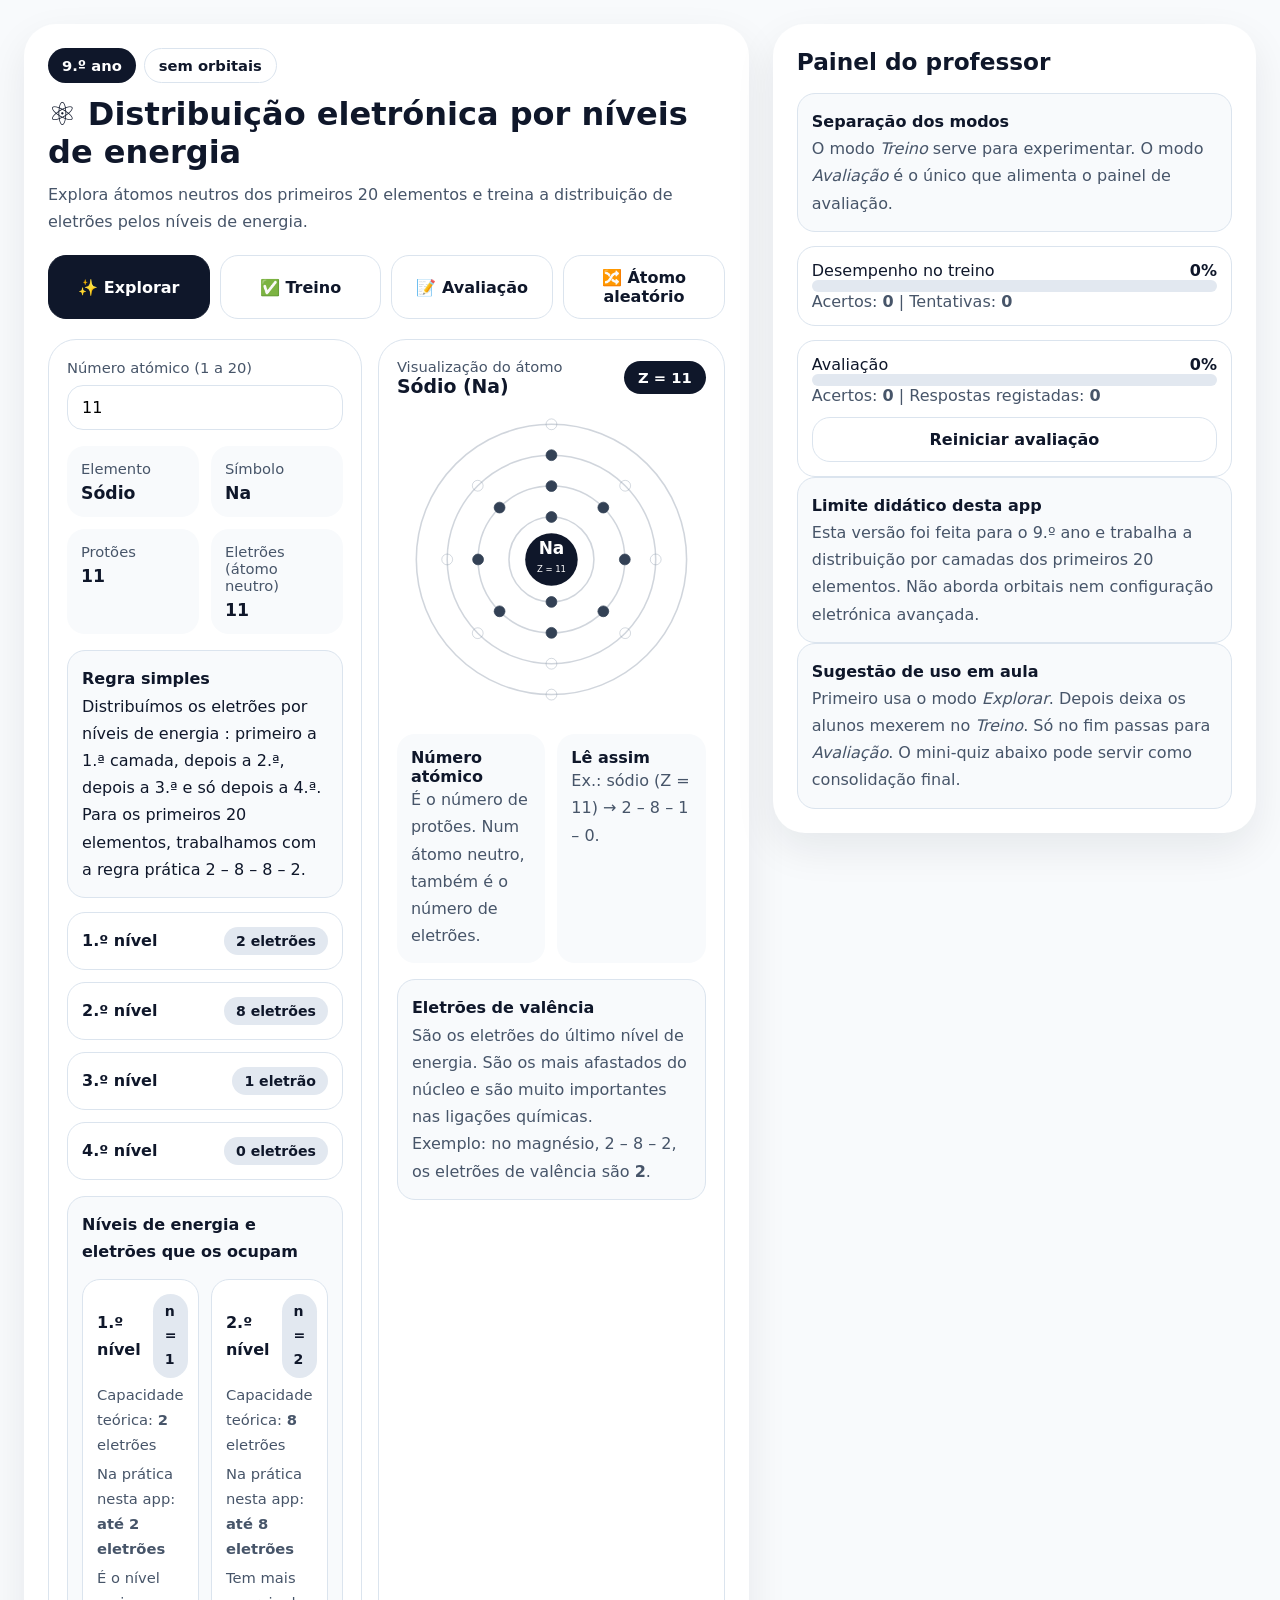
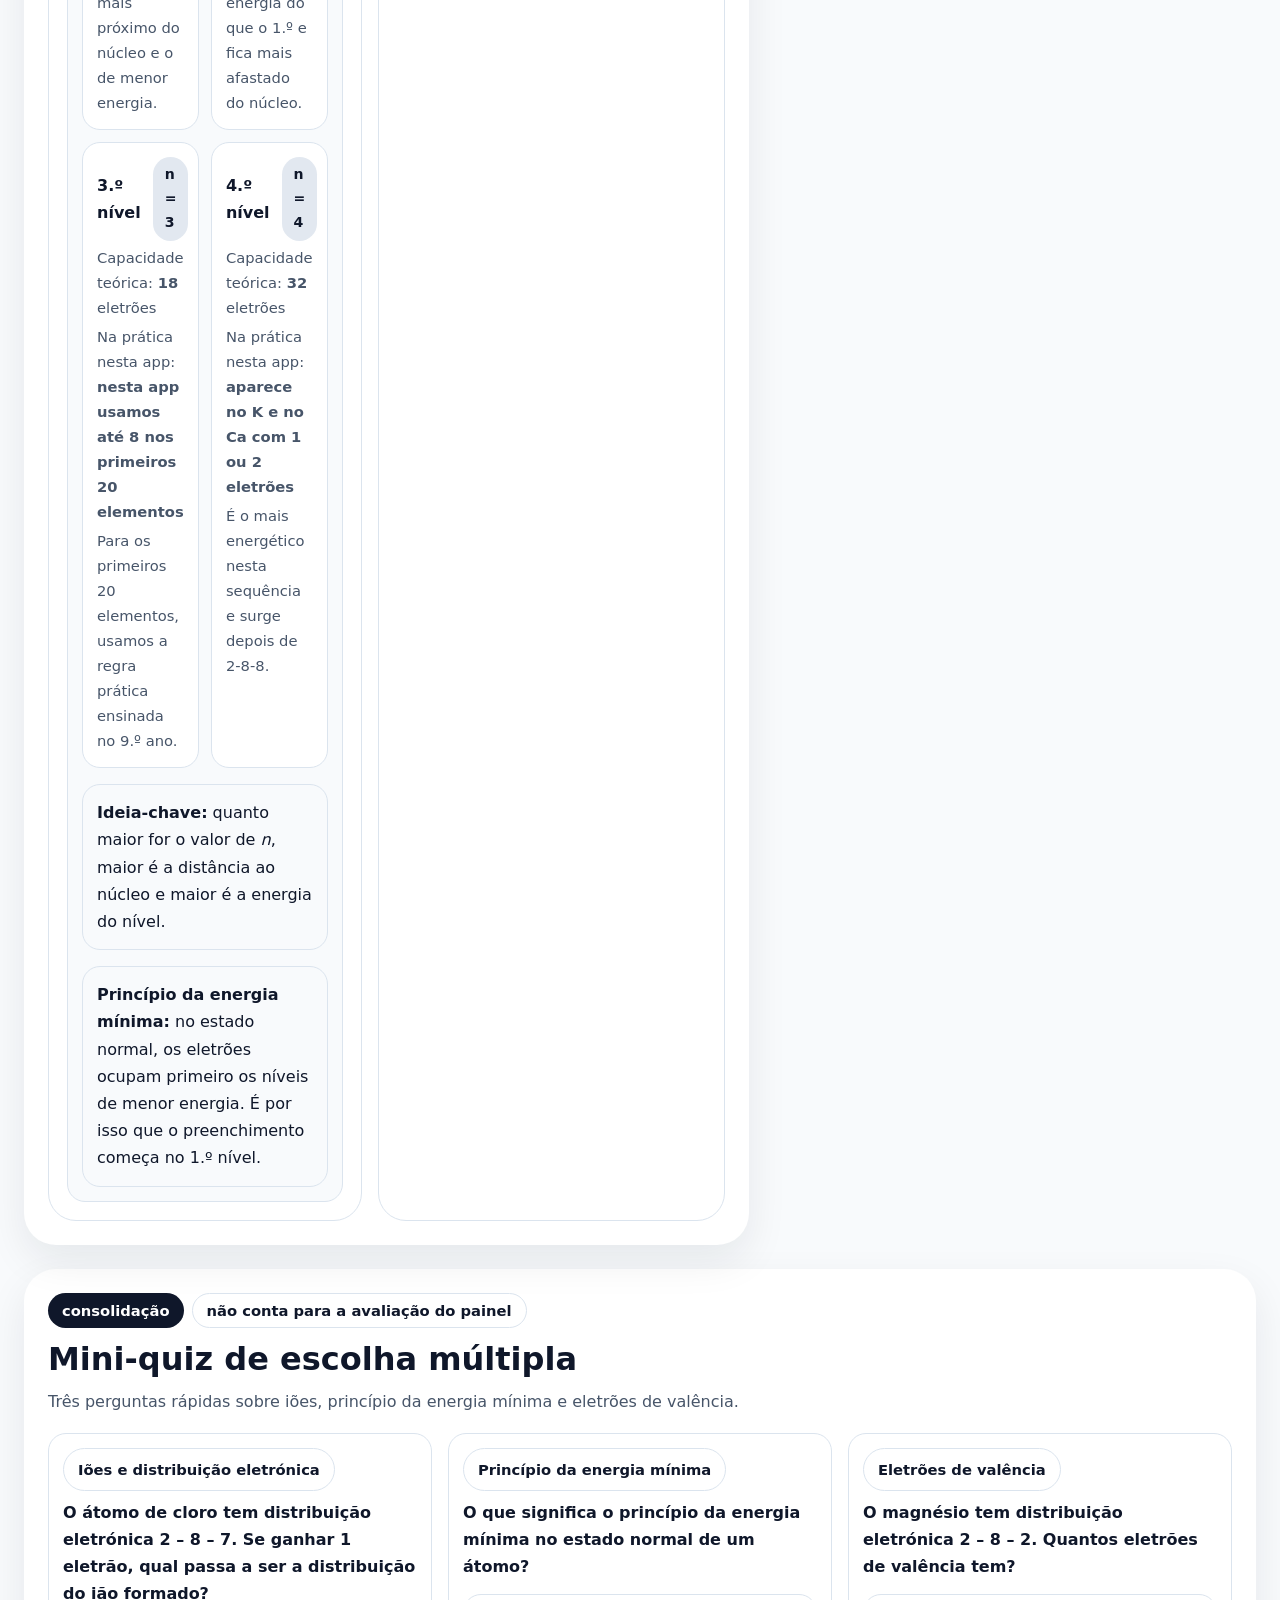
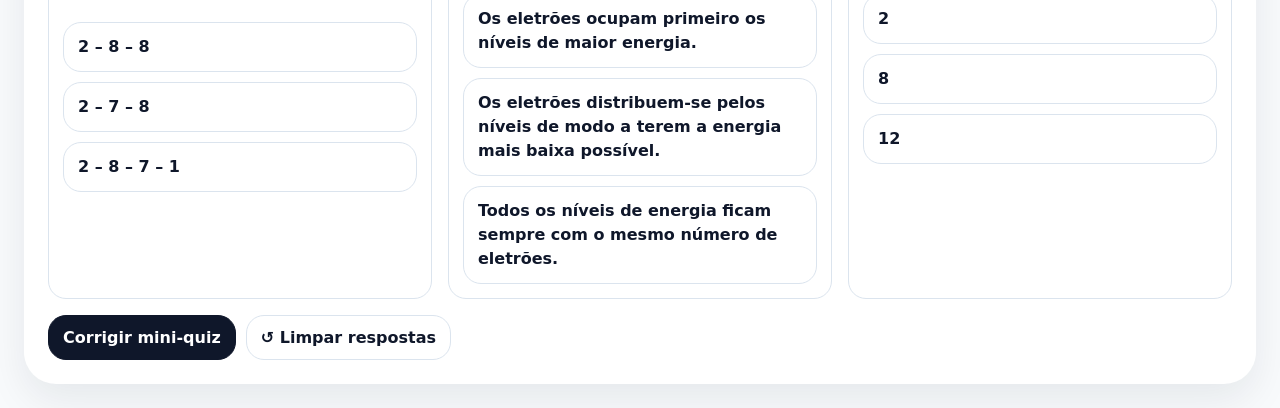
<file: index.html>
<!DOCTYPE html>
<html lang="pt-PT">
<head>
  <meta charset="UTF-8" />
  <meta name="viewport" content="width=device-width, initial-scale=1.0" />
  <title>Distribuição eletrónica por níveis de energia </title>
  <link rel="stylesheet" href="style.css" />
</head>
<body>
  <div class="page">
    <div class="container">
      <div class="layout">
        <section class="panel main-panel">
          <div class="badges">
            <span class="badge fill">9.º ano</span>
            <span class="badge outline">sem orbitais</span>
          </div>

          <h1>⚛️ Distribuição eletrónica por níveis de energia</h1>
          <p class="lead">
            Explora átomos neutros dos primeiros 20 elementos e treina a distribuição de eletrões pelos níveis de energia.
          </p>

          <div class="mode-buttons">
            <button id="btn-explorar" class="mode active">✨ Explorar</button>
            <button id="btn-treino" class="mode">✅ Treino</button>
            <button id="btn-avaliacao" class="mode">📝 Avaliação</button>
            <button id="btn-aleatorio" class="mode secondary">🔀 Átomo aleatório</button>
          </div>

          <div class="content-grid">
            <section class="box">
              <label for="numeroAtomico" class="field-label">Número atómico (1 a 20)</label>
              <input id="numeroAtomico" type="number" min="1" max="20" value="11" />

              <div class="info-grid">
                <div class="info-card">
                  <div class="info-label">Elemento</div>
                  <div id="info-elemento" class="info-value"></div>
                </div>
                <div class="info-card">
                  <div class="info-label">Símbolo</div>
                  <div id="info-simbolo" class="info-value"></div>
                </div>
                <div class="info-card">
                  <div class="info-label">Protões</div>
                  <div id="info-protoes" class="info-value"></div>
                </div>
                <div class="info-card">
                  <div class="info-label">Eletrões (átomo neutro)</div>
                  <div id="info-eletrons" class="info-value"></div>
                </div>
              </div>

              <div id="explorar-area" class="mode-area"></div>
              <div id="interativo-area" class="mode-area hidden"></div>
            </section>

            <section class="box visual-box">
              <div class="visual-header">
                <div>
                  <div class="small-label">Visualização do átomo</div>
                  <div id="visual-title" class="visual-title"></div>
                </div>
                <span id="visual-z" class="badge fill"></span>
              </div>

              <div class="atom-wrap">
                <svg id="atom-svg" viewBox="0 0 400 400" aria-label="Visualização do átomo"></svg>
              </div>

              <div class="tip-grid">
                <div class="tip-card">
                  <strong>Número atómico</strong>
                  <div class="tip-text">É o número de protões. Num átomo neutro, também é o número de eletrões.</div>
                </div>
                <div class="tip-card">
                  <strong>Lê assim</strong>
                  <div id="tip-ler" class="tip-text"></div>
                </div>
              </div>

              <div class="note-card valencia-card">
                <strong>Eletrões de valência</strong>
                <div class="tip-text">
                  São os eletrões do último nível de energia. São os mais afastados do núcleo e são muito importantes nas ligações químicas.
                </div>
                <div class="tip-text">
                  Exemplo: no magnésio, 2 – 8 – 2, os eletrões de valência são <strong>2</strong>.
                </div>
              </div>
            </section>
          </div>
        </section>

        <aside class="panel side-panel">
          <h2>Painel do professor</h2>

          <div class="note-card">
            <strong>Separação dos modos</strong>
            <div class="tip-text">
              O modo <em>Treino</em> serve para experimentar. O modo <em>Avaliação</em> é o único que alimenta o painel de avaliação.
            </div>
          </div>

          <div class="progress-card">
            <div class="progress-row">
              <span>Desempenho no treino</span>
              <strong id="progresso-treino">0%</strong>
            </div>
            <div class="progress-bar"><div id="bar-treino" class="progress-fill"></div></div>
            <div class="progress-stats">Acertos: <strong id="acertos-treino">0</strong> | Tentativas: <strong id="total-treino">0</strong></div>
          </div>

          <div class="progress-card">
            <div class="progress-row">
              <span>Avaliação</span>
              <strong id="progresso-avaliacao">0%</strong>
            </div>
            <div class="progress-bar"><div id="bar-avaliacao" class="progress-fill"></div></div>
            <div class="progress-stats">Acertos: <strong id="acertos-avaliacao">0</strong> | Respostas registadas: <strong id="total-avaliacao">0</strong></div>
            <button id="btn-reiniciar-avaliacao" class="action outline full">Reiniciar avaliação</button>
          </div>

          <div class="note-card">
            <strong>Limite didático desta app</strong>
            <div class="tip-text">
              Esta versão foi feita para o 9.º ano e trabalha a distribuição por camadas dos primeiros 20 elementos. Não aborda orbitais nem configuração eletrónica avançada.
            </div>
          </div>

          <div class="note-card">
            <strong>Sugestão de uso em aula</strong>
            <div class="tip-text">
              Primeiro usa o modo <em>Explorar</em>. Depois deixa os alunos mexerem no <em>Treino</em>. Só no fim passas para <em>Avaliação</em>. O mini-quiz abaixo pode servir como consolidação final.
            </div>
          </div>
        </aside>
      </div>

      <section class="panel quiz-panel">
        <div class="badges">
          <span class="badge fill">consolidação</span>
          <span class="badge outline">não conta para a avaliação do painel</span>
        </div>

        <h2>Mini-quiz de escolha múltipla</h2>
        <p class="lead small-lead">
          Três perguntas rápidas sobre iões, princípio da energia mínima e eletrões de valência.
        </p>

        <div id="quiz-grid" class="quiz-grid"></div>

        <div class="action-row top-space">
          <button id="btn-corrigir-quiz" class="action primary">Corrigir mini-quiz</button>
          <button id="btn-limpar-quiz" class="action outline">↺ Limpar respostas</button>
        </div>

        <div id="quiz-resultado" class="note-card hidden top-space"></div>
      </section>
    </div>
  </div>

  <!-- Registration Modal -->
  <div id="registration-modal" class="modal hidden">
    <div class="modal-overlay" id="modal-overlay"></div>
    <div class="modal-content">
      <div class="modal-header">
        <h2>Registo</h2>
        <button class="modal-close" id="modal-close">✕</button>
      </div>
      <form id="registration-form" class="registration-form">
        <div class="form-group">
          <label for="form-nome">Nome</label>
          <input type="text" id="form-nome" name="nome" placeholder="O teu nome (opcional)" />
        </div>
        <div class="form-group">
          <label for="form-email">Email</label>
          <input type="email" id="form-email" name="email" placeholder="O teu email (opcional)" />
        </div>
        <div id="form-error" class="form-error hidden"></div>
        <button type="submit" class="action primary full">Enviar</button>
      </form>
    </div>
  </div>

  <script src="script.js"></script>
</body>
</html>
</file>
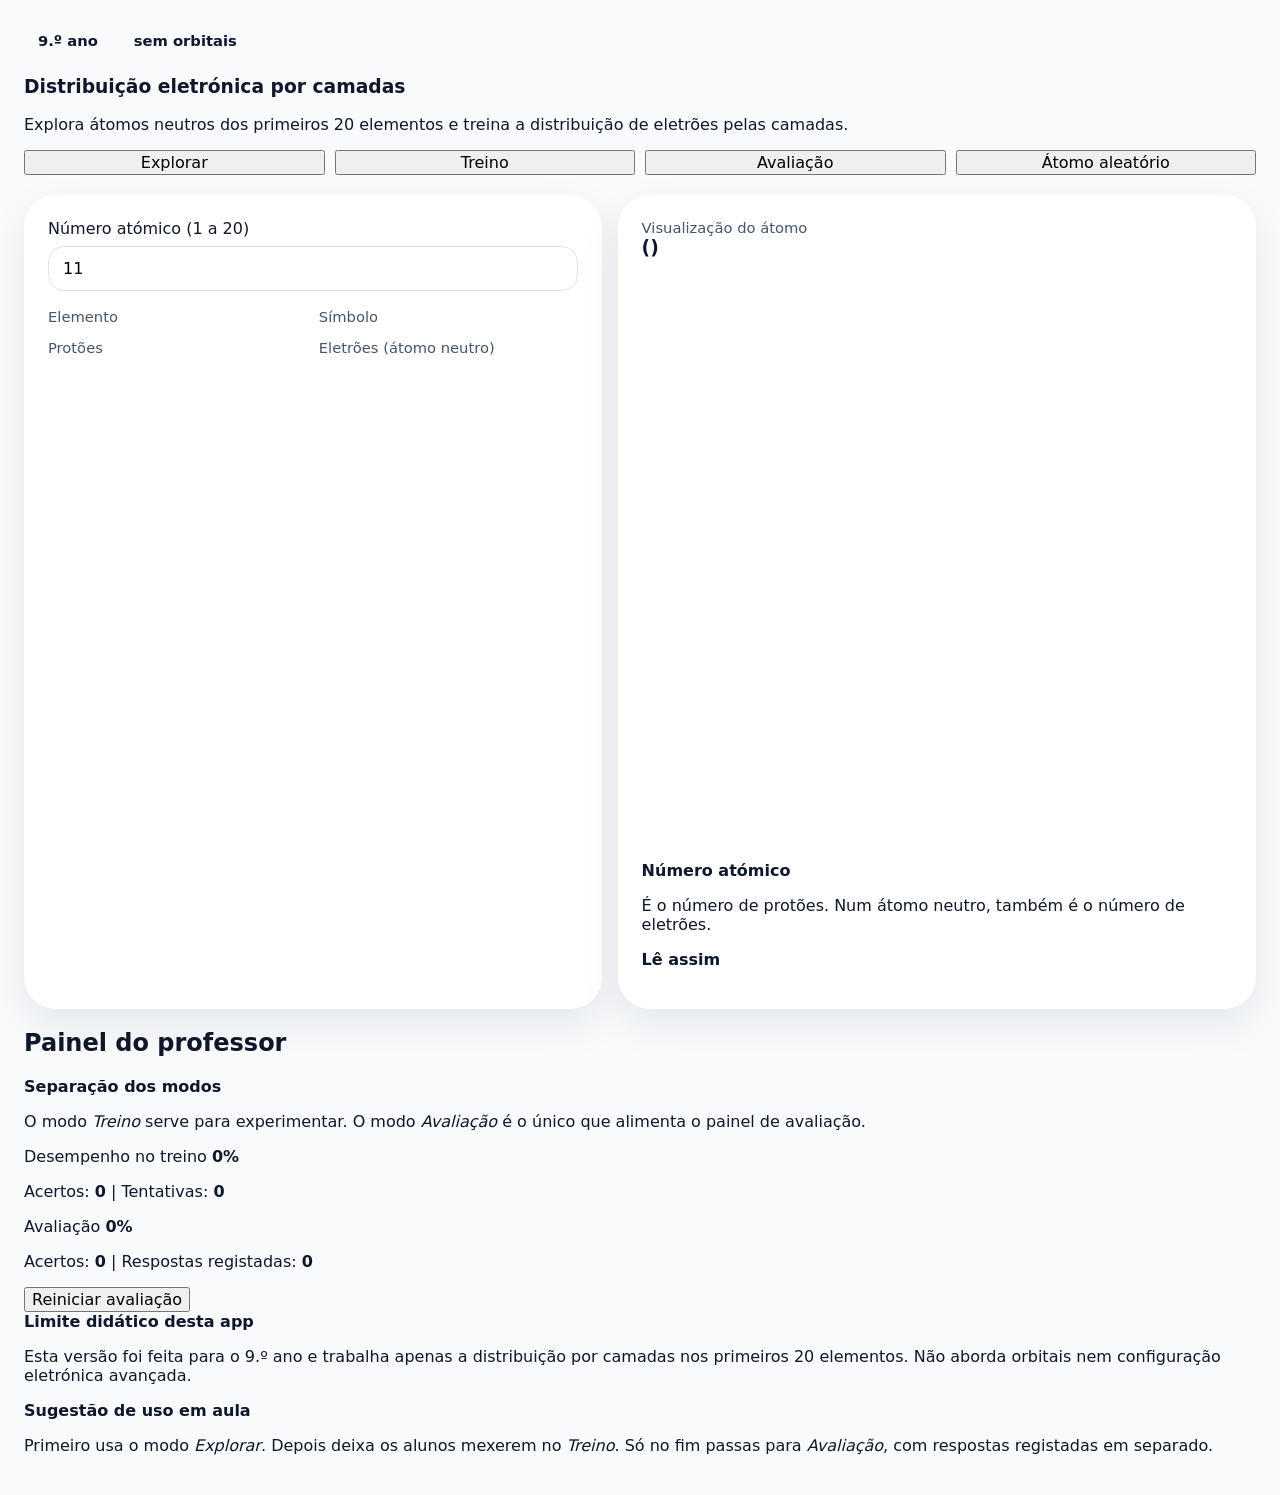
<file: index (1).html>
<!DOCTYPE html>
<html lang="pt-PT">
<head>
  <meta charset="UTF-8" />
  <meta name="viewport" content="width=device-width, initial-scale=1.0" />
  <title>Distribuição eletrónica por camadas</title>
  <link rel="stylesheet" href="style.css" />
</head>
<body>
  <main class="page">
    <section class="app-grid">
      <section class="card main-card">
        <div class="badges">
          <span class="badge">9.º ano</span>
          <span class="badge badge-outline">sem orbitais</span>
        </div>

        <h1>Distribuição eletrónica por camadas</h1>
        <p class="intro">
          Explora átomos neutros dos primeiros 20 elementos e treina a distribuição de eletrões pelas camadas.
        </p>

        <div class="mode-buttons">
          <button id="btnExplorar" class="btn btn-primary">Explorar</button>
          <button id="btnTreino" class="btn btn-secondary">Treino</button>
          <button id="btnAvaliacao" class="btn btn-secondary">Avaliação</button>
          <button id="btnAleatorio" class="btn btn-secondary">Átomo aleatório</button>
        </div>

        <div class="content-grid">
          <section class="panel">
            <label for="numeroAtomico" class="label">Número atómico (1 a 20)</label>
            <input id="numeroAtomico" type="number" min="1" max="20" value="11" />

            <div class="info-grid">
              <div class="info-box">
                <span class="info-label">Elemento</span>
                <strong id="elementoNome"></strong>
              </div>
              <div class="info-box">
                <span class="info-label">Símbolo</span>
                <strong id="elementoSimbolo"></strong>
              </div>
              <div class="info-box">
                <span class="info-label">Protões</span>
                <strong id="protones"></strong>
              </div>
              <div class="info-box">
                <span class="info-label">Eletrões (átomo neutro)</span>
                <strong id="eletrones"></strong>
              </div>
            </div>

            <div id="explorarBox" class="mode-box"></div>

            <div id="interacaoBox" class="mode-box hidden">
              <div id="modoMensagem" class="message-box"></div>

              <div id="layerEditors" class="layers"></div>

              <div class="action-buttons">
                <button id="btnVerificar" class="btn btn-primary">Verificar</button>
                <button id="btnLimpar" class="btn btn-secondary">Limpar</button>
                <button id="btnMostrarSolucao" class="btn btn-secondary">Mostrar solução</button>
                <button id="btnNovoAtomo" class="btn btn-secondary">Novo átomo</button>
              </div>

              <div class="totals-box">
                Total colocado: <strong><span id="somaTentativa">0</span></strong> / <span id="totalNecessario">11</span>
              </div>

              <div id="feedback" class="feedback hidden"></div>
              <div id="solucao" class="solution hidden"></div>
            </div>
          </section>

          <section class="panel">
            <div class="visual-header">
              <div>
                <div class="small-label">Visualização do átomo</div>
                <div class="visual-title"><span id="visualNome"></span> (<span id="visualSimbolo"></span>)</div>
              </div>
              <span class="badge" id="visualZ"></span>
            </div>

            <div class="atom-wrap">
              <svg id="atomSvg" viewBox="0 0 400 400" aria-label="Visualização do átomo"></svg>
            </div>

            <div class="help-grid">
              <div class="info-box help-box">
                <strong>Número atómico</strong>
                <p>É o número de protões. Num átomo neutro, também é o número de eletrões.</p>
              </div>
              <div class="info-box help-box">
                <strong>Lê assim</strong>
                <p id="lerAssim"></p>
              </div>
            </div>
          </section>
        </div>
      </section>

      <aside class="card side-card">
        <h2>Painel do professor</h2>

        <div class="info-box note-box">
          <strong>Separação dos modos</strong>
          <p>O modo <em>Treino</em> serve para experimentar. O modo <em>Avaliação</em> é o único que alimenta o painel de avaliação.</p>
        </div>

        <div class="stats-card">
          <div class="stats-head">
            <span>Desempenho no treino</span>
            <strong id="progressoTreinoPct">0%</strong>
          </div>
          <div class="progress"><div id="barTreino" class="progress-fill"></div></div>
          <p>Acertos: <strong id="acertosTreino">0</strong> | Tentativas: <strong id="totalTreino">0</strong></p>
        </div>

        <div class="stats-card">
          <div class="stats-head">
            <span>Avaliação</span>
            <strong id="progressoAvaliacaoPct">0%</strong>
          </div>
          <div class="progress"><div id="barAvaliacao" class="progress-fill"></div></div>
          <p>Acertos: <strong id="acertosAvaliacao">0</strong> | Respostas registadas: <strong id="totalAvaliacao">0</strong></p>
          <button id="btnReiniciarAvaliacao" class="btn btn-secondary">Reiniciar avaliação</button>
        </div>

        <div class="info-box note-box">
          <strong>Limite didático desta app</strong>
          <p>Esta versão foi feita para o 9.º ano e trabalha apenas a distribuição por camadas nos primeiros 20 elementos. Não aborda orbitais nem configuração eletrónica avançada.</p>
        </div>

        <div class="info-box note-box">
          <strong>Sugestão de uso em aula</strong>
          <p>Primeiro usa o modo <em>Explorar</em>. Depois deixa os alunos mexerem no <em>Treino</em>. Só no fim passas para <em>Avaliação</em>, com respostas registadas em separado.</p>
        </div>
      </aside>
    </section>
  </main>

  <script src="script.js"></script>
</body>
</html>
</file>
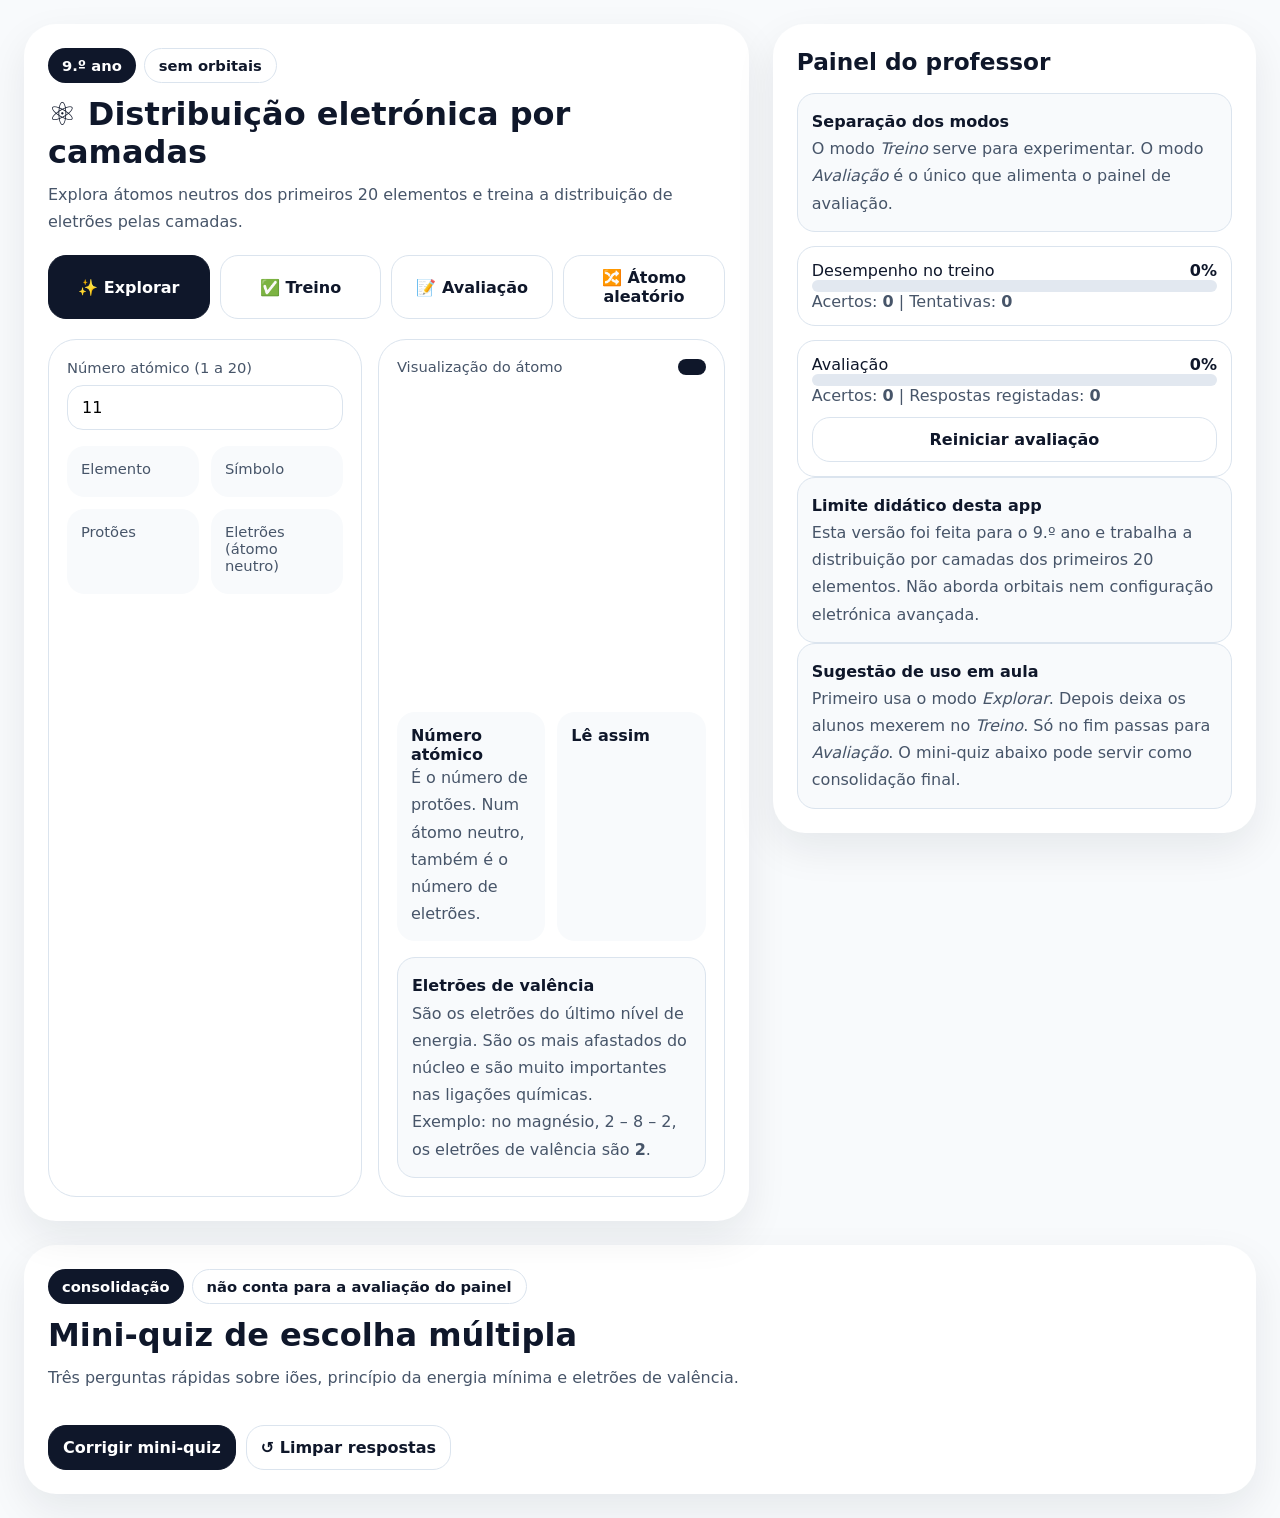
<file: index (2).html>
<!DOCTYPE html>
<html lang="pt-PT">
<head>
  <meta charset="UTF-8" />
  <meta name="viewport" content="width=device-width, initial-scale=1.0" />
  <title>Distribuição eletrónica por camadas</title>
  <link rel="stylesheet" href="style.css" />
</head>
<body>
  <div class="page">
    <div class="container">
      <div class="layout">
        <section class="panel main-panel">
          <div class="badges">
            <span class="badge fill">9.º ano</span>
            <span class="badge outline">sem orbitais</span>
          </div>

          <h1>⚛️ Distribuição eletrónica por camadas</h1>
          <p class="lead">
            Explora átomos neutros dos primeiros 20 elementos e treina a distribuição de eletrões pelas camadas.
          </p>

          <div class="mode-buttons">
            <button id="btn-explorar" class="mode active">✨ Explorar</button>
            <button id="btn-treino" class="mode">✅ Treino</button>
            <button id="btn-avaliacao" class="mode">📝 Avaliação</button>
            <button id="btn-aleatorio" class="mode secondary">🔀 Átomo aleatório</button>
          </div>

          <div class="content-grid">
            <section class="box">
              <label for="numeroAtomico" class="field-label">Número atómico (1 a 20)</label>
              <input id="numeroAtomico" type="number" min="1" max="20" value="11" />

              <div class="info-grid">
                <div class="info-card">
                  <div class="info-label">Elemento</div>
                  <div id="info-elemento" class="info-value"></div>
                </div>
                <div class="info-card">
                  <div class="info-label">Símbolo</div>
                  <div id="info-simbolo" class="info-value"></div>
                </div>
                <div class="info-card">
                  <div class="info-label">Protões</div>
                  <div id="info-protoes" class="info-value"></div>
                </div>
                <div class="info-card">
                  <div class="info-label">Eletrões (átomo neutro)</div>
                  <div id="info-eletrons" class="info-value"></div>
                </div>
              </div>

              <div id="explorar-area" class="mode-area"></div>
              <div id="interativo-area" class="mode-area hidden"></div>
            </section>

            <section class="box visual-box">
              <div class="visual-header">
                <div>
                  <div class="small-label">Visualização do átomo</div>
                  <div id="visual-title" class="visual-title"></div>
                </div>
                <span id="visual-z" class="badge fill"></span>
              </div>

              <div class="atom-wrap">
                <svg id="atom-svg" viewBox="0 0 400 400" aria-label="Visualização do átomo"></svg>
              </div>

              <div class="tip-grid">
                <div class="tip-card">
                  <strong>Número atómico</strong>
                  <div class="tip-text">É o número de protões. Num átomo neutro, também é o número de eletrões.</div>
                </div>
                <div class="tip-card">
                  <strong>Lê assim</strong>
                  <div id="tip-ler" class="tip-text"></div>
                </div>
              </div>

              <div class="note-card valencia-card">
                <strong>Eletrões de valência</strong>
                <div class="tip-text">
                  São os eletrões do último nível de energia. São os mais afastados do núcleo e são muito importantes nas ligações químicas.
                </div>
                <div class="tip-text">
                  Exemplo: no magnésio, 2 – 8 – 2, os eletrões de valência são <strong>2</strong>.
                </div>
              </div>
            </section>
          </div>
        </section>

        <aside class="panel side-panel">
          <h2>Painel do professor</h2>

          <div class="note-card">
            <strong>Separação dos modos</strong>
            <div class="tip-text">
              O modo <em>Treino</em> serve para experimentar. O modo <em>Avaliação</em> é o único que alimenta o painel de avaliação.
            </div>
          </div>

          <div class="progress-card">
            <div class="progress-row">
              <span>Desempenho no treino</span>
              <strong id="progresso-treino">0%</strong>
            </div>
            <div class="progress-bar"><div id="bar-treino" class="progress-fill"></div></div>
            <div class="progress-stats">Acertos: <strong id="acertos-treino">0</strong> | Tentativas: <strong id="total-treino">0</strong></div>
          </div>

          <div class="progress-card">
            <div class="progress-row">
              <span>Avaliação</span>
              <strong id="progresso-avaliacao">0%</strong>
            </div>
            <div class="progress-bar"><div id="bar-avaliacao" class="progress-fill"></div></div>
            <div class="progress-stats">Acertos: <strong id="acertos-avaliacao">0</strong> | Respostas registadas: <strong id="total-avaliacao">0</strong></div>
            <button id="btn-reiniciar-avaliacao" class="action outline full">Reiniciar avaliação</button>
          </div>

          <div class="note-card">
            <strong>Limite didático desta app</strong>
            <div class="tip-text">
              Esta versão foi feita para o 9.º ano e trabalha a distribuição por camadas dos primeiros 20 elementos. Não aborda orbitais nem configuração eletrónica avançada.
            </div>
          </div>

          <div class="note-card">
            <strong>Sugestão de uso em aula</strong>
            <div class="tip-text">
              Primeiro usa o modo <em>Explorar</em>. Depois deixa os alunos mexerem no <em>Treino</em>. Só no fim passas para <em>Avaliação</em>. O mini-quiz abaixo pode servir como consolidação final.
            </div>
          </div>
        </aside>
      </div>

      <section class="panel quiz-panel">
        <div class="badges">
          <span class="badge fill">consolidação</span>
          <span class="badge outline">não conta para a avaliação do painel</span>
        </div>

        <h2>Mini-quiz de escolha múltipla</h2>
        <p class="lead small-lead">
          Três perguntas rápidas sobre iões, princípio da energia mínima e eletrões de valência.
        </p>

        <div id="quiz-grid" class="quiz-grid"></div>

        <div class="action-row top-space">
          <button id="btn-corrigir-quiz" class="action primary">Corrigir mini-quiz</button>
          <button id="btn-limpar-quiz" class="action outline">↺ Limpar respostas</button>
        </div>

        <div id="quiz-resultado" class="note-card hidden top-space"></div>
      </section>
    </div>
  </div>

  <script src="script.js"></script>
</body>
</html>
</file>
<file: style.css>
:root {
  --bg: #f8fafc;
  --panel: #ffffff;
  --panel-soft: #f8fafc;
  --border: #dbe4ee;
  --text: #0f172a;
  --muted: #475569;
  --primary: #0f172a;
  --primary-contrast: #ffffff;
  --accent: #e2e8f0;
  --success-bg: #ecfdf5;
  --success-border: #86efac;
  --warning-bg: #fffbeb;
  --warning-border: #fcd34d;
  --error-bg: #fff1f2;
  --error-border: #fda4af;
  --shadow: 0 16px 40px rgba(15, 23, 42, 0.08);
}

* { box-sizing: border-box; }
html, body { margin: 0; padding: 0; }
body {
  font-family: Inter, system-ui, -apple-system, BlinkMacSystemFont, "Segoe UI", sans-serif;
  background: var(--bg);
  color: var(--text);
}

.page { padding: 24px; }
.container {
  max-width: 1280px;
  margin: 0 auto;
}

.layout {
  display: grid;
  grid-template-columns: minmax(0, 1.2fr) minmax(320px, 0.8fr);
  gap: 24px;
  align-items: start;
}

.panel {
  background: var(--panel);
  border-radius: 32px;
  box-shadow: var(--shadow);
  padding: 24px;
}

.main-panel h1,
.quiz-panel h2 {
  margin: 12px 0 10px;
  font-size: clamp(1.8rem, 2.5vw, 2.8rem);
}

.side-panel h2 {
  margin: 0 0 18px;
  font-size: 1.45rem;
}

.lead,
.tip-text {
  color: var(--muted);
  line-height: 1.7;
}

.lead {
  margin: 0 0 20px;
}

.small-lead {
  margin-bottom: 18px;
}

.badges {
  display: flex;
  gap: 8px;
  flex-wrap: wrap;
}

.badge {
  display: inline-flex;
  align-items: center;
  justify-content: center;
  padding: 8px 14px;
  border-radius: 999px;
  font-size: 0.92rem;
  font-weight: 600;
}

.badge.fill {
  background: var(--primary);
  color: var(--primary-contrast);
}

.badge.outline {
  border: 1px solid var(--border);
  background: white;
  color: var(--text);
}

.mode-buttons {
  display: grid;
  gap: 10px;
  grid-template-columns: repeat(4, minmax(0, 1fr));
  margin-bottom: 20px;
}

button, input {
  font: inherit;
}

button {
  cursor: pointer;
}

.mode,
.action,
.stepper,
.quiz-option {
  border: 1px solid var(--border);
  background: white;
  color: var(--text);
  border-radius: 18px;
  padding: 12px 14px;
  font-weight: 600;
  transition: transform .12s ease, box-shadow .12s ease, background .12s ease, border-color .12s ease;
}

.mode:hover,
.action:hover,
.stepper:hover,
.quiz-option:hover {
  transform: translateY(-1px);
}

.mode.active,
.action.primary,
.quiz-option.selected {
  background: var(--primary);
  color: var(--primary-contrast);
  border-color: var(--primary);
}

.mode.secondary,
.action.outline {
  background: white;
}

.full {
  width: 100%;
  margin-top: 12px;
}

/* Modal Styles */
.modal {
  position: fixed;
  top: 0;
  left: 0;
  right: 0;
  bottom: 0;
  z-index: 1000;
  display: flex;
  align-items: center;
  justify-content: center;
  transition: opacity 0.2s ease;
}

.modal.hidden {
  display: none;
  pointer-events: none;
}

.modal-overlay {
  position: absolute;
  top: 0;
  left: 0;
  right: 0;
  bottom: 0;
  background: rgba(15, 23, 42, 0.4);
  cursor: pointer;
}

.modal-content {
  position: relative;
  background: white;
  border-radius: 24px;
  box-shadow: 0 20px 60px rgba(15, 23, 42, 0.15);
  padding: 28px;
  max-width: 400px;
  width: 90%;
  animation: slideIn 0.3s ease;
}

@keyframes slideIn {
  from {
    opacity: 0;
    transform: translateY(-20px);
  }
  to {
    opacity: 1;
    transform: translateY(0);
  }
}

.modal-header {
  display: flex;
  justify-content: space-between;
  align-items: center;
  margin-bottom: 20px;
}

.modal-header h2 {
  margin: 0;
  font-size: 1.5rem;
  color: var(--text);
}

.modal-close {
  background: none;
  border: none;
  font-size: 1.5rem;
  color: var(--muted);
  cursor: pointer;
  padding: 0;
  width: 32px;
  height: 32px;
  display: flex;
  align-items: center;
  justify-content: center;
  border-radius: 8px;
  transition: background 0.2s ease, color 0.2s ease;
}

.modal-close:hover {
  background: var(--accent);
  color: var(--text);
}

.registration-form {
  display: flex;
  flex-direction: column;
  gap: 16px;
}

.form-group {
  display: flex;
  flex-direction: column;
  gap: 6px;
}

.form-group label {
  font-size: 0.92rem;
  font-weight: 600;
  color: var(--text);
}

.form-group input {
  padding: 10px 12px;
  border: 1px solid var(--border);
  border-radius: 12px;
  font-size: 0.95rem;
  font-family: inherit;
  transition: border-color 0.2s ease, box-shadow 0.2s ease;
}

.form-group input:focus {
  outline: none;
  border-color: var(--primary);
  box-shadow: 0 0 0 2px rgba(15, 23, 42, 0.1);
}

.form-error {
  padding: 10px 12px;
  background: var(--error-bg);
  border: 1px solid var(--error-border);
  border-radius: 12px;
  color: #be123c;
  font-size: 0.92rem;
  display: none;
}

.form-error.active {
  display: block;
}

.form-error.hidden {
  display: none;
}

.content-grid {
  display: grid;
  grid-template-columns: minmax(0, 0.95fr) minmax(0, 1.05fr);
  gap: 16px;
}

.box {
  border: 1px solid var(--border);
  border-radius: 28px;
  background: white;
  padding: 18px;
}

.field-label,
.small-label,
.info-label {
  font-size: 0.92rem;
  color: var(--muted);
}

input[type="number"] {
  width: 100%;
  margin-top: 8px;
  padding: 12px 14px;
  border: 1px solid var(--border);
  border-radius: 16px;
  background: white;
}

.info-grid,
.tip-grid {
  display: grid;
  gap: 12px;
  grid-template-columns: repeat(2, minmax(0, 1fr));
  margin-top: 16px;
}

.info-card,
.tip-card {
  background: var(--panel-soft);
  border-radius: 18px;
  padding: 14px;
}

.info-value {
  margin-top: 6px;
  font-size: 1.08rem;
  font-weight: 700;
}

.mode-area {
  margin-top: 16px;
}

.hidden {
  display: none !important;
}

.rule-card,
.note-card,
.message,
.total-box,
.solution-box,
.mode-status,
.level-card,
.quiz-question {
  border: 1px solid var(--border);
  border-radius: 18px;
  padding: 14px;
  line-height: 1.7;
}

.rule-card,
.note-card,
.total-box,
.mode-status,
.tip-card,
.info-card {
  background: var(--panel-soft);
}

.mode-status.warning {
  background: var(--warning-bg);
  border-color: var(--warning-border);
}

.layers,
.distribution-list,
.levels-grid {
  display: grid;
  gap: 12px;
  margin-top: 14px;
}

.levels-grid.two-col {
  grid-template-columns: repeat(2, minmax(0, 1fr));
}

.layer-card,
.distribution-item,
.level-card {
  border: 1px solid var(--border);
  border-radius: 18px;
  padding: 14px;
  background: white;
}

.layer-row,
.distribution-item,
.visual-header,
.progress-row,
.quiz-theme-row,
.level-head {
  display: flex;
  align-items: center;
  justify-content: space-between;
  gap: 12px;
}

.layer-title,
.visual-title,
.quiz-text,
.level-title {
  font-weight: 700;
}

.visual-title {
  font-size: 1.18rem;
}

.layer-subtitle,
.level-text,
.quiz-explanation,
.progress-stats {
  color: var(--muted);
}

.layer-subtitle,
.level-text {
  font-size: 0.92rem;
  margin-top: 4px;
}

.layer-controls {
  display: flex;
  align-items: center;
  gap: 10px;
}

.stepper {
  width: 42px;
  height: 42px;
  border-radius: 14px;
  display: inline-flex;
  align-items: center;
  justify-content: center;
  font-size: 1.2rem;
  padding: 0;
}

.layer-value {
  width: 42px;
  text-align: center;
  font-size: 1.15rem;
  font-weight: 700;
}

.action-row {
  display: flex;
  gap: 10px;
  flex-wrap: wrap;
  margin-top: 14px;
}

.top-space {
  margin-top: 16px;
}

.message.success,
.solution-box {
  background: var(--success-bg);
  border-color: var(--success-border);
}

.message.warning {
  background: var(--warning-bg);
  border-color: var(--warning-border);
}

.message.error,
.quiz-feedback.incorrect {
  background: var(--error-bg);
  border-color: var(--error-border);
}

.distribution-pill,
.mini-badge {
  padding: 6px 12px;
  border-radius: 999px;
  background: var(--accent);
  font-size: 0.88rem;
  font-weight: 700;
}

.atom-wrap {
  display: flex;
  justify-content: center;
  align-items: center;
  padding: 8px 0 4px;
}

#atom-svg {
  width: 100%;
  max-width: 420px;
  overflow: visible;
}

.orbit {
  fill: none;
  stroke: #64748b;
  stroke-opacity: .3;
  stroke-width: 2;
}

.dot-empty {
  fill: transparent;
  stroke: #64748b;
  stroke-opacity: .35;
}

.dot-full {
  fill: #334155;
  stroke: #334155;
}

.nucleus {
  fill: #0f172a;
}

.nucleus-text,
.nucleus-subtext {
  fill: white;
  text-anchor: middle;
}

.nucleus-text {
  font-size: 22px;
  font-weight: 700;
}

.nucleus-subtext {
  font-size: 11px;
}

.progress-card {
  border: 1px solid var(--border);
  border-radius: 18px;
  padding: 14px;
  margin-top: 14px;
}

.progress-bar {
  height: 12px;
  background: #e2e8f0;
  border-radius: 999px;
  overflow: hidden;
}

.progress-fill {
  height: 100%;
  width: 0%;
  background: #0f172a;
  border-radius: inherit;
}

.valencia-card {
  margin-top: 16px;
}

.quiz-panel {
  margin-top: 24px;
}

.quiz-grid {
  display: grid;
  gap: 16px;
  grid-template-columns: repeat(3, minmax(0, 1fr));
}

.quiz-question {
  background: white;
}

.quiz-text {
  margin-top: 8px;
  line-height: 1.7;
}

.quiz-options {
  display: grid;
  gap: 10px;
  margin-top: 14px;
}

.quiz-option {
  text-align: left;
  height: auto;
  line-height: 1.5;
}

.quiz-feedback {
  margin-top: 14px;
  border-radius: 16px;
  padding: 12px 14px;
  font-size: 0.95rem;
}

.quiz-feedback.correct {
  background: var(--success-bg);
  border: 1px solid var(--success-border);
}

.quiz-feedback.incorrect {
  border: 1px solid var(--error-border);
}

@media (max-width: 1120px) {
  .layout,
  .content-grid,
  .quiz-grid,
  .levels-grid.two-col {
    grid-template-columns: 1fr;
  }
}

@media (max-width: 760px) {
  .page {
    padding: 14px;
  }

  .panel {
    border-radius: 24px;
    padding: 16px;
  }

  .mode-buttons,
  .info-grid,
  .tip-grid {
    grid-template-columns: 1fr;
  }

  .layer-row,
  .distribution-item,
  .visual-header,
  .progress-row,
  .quiz-theme-row,
  .level-head {
    align-items: flex-start;
    flex-direction: column;
  }
}
</file>
